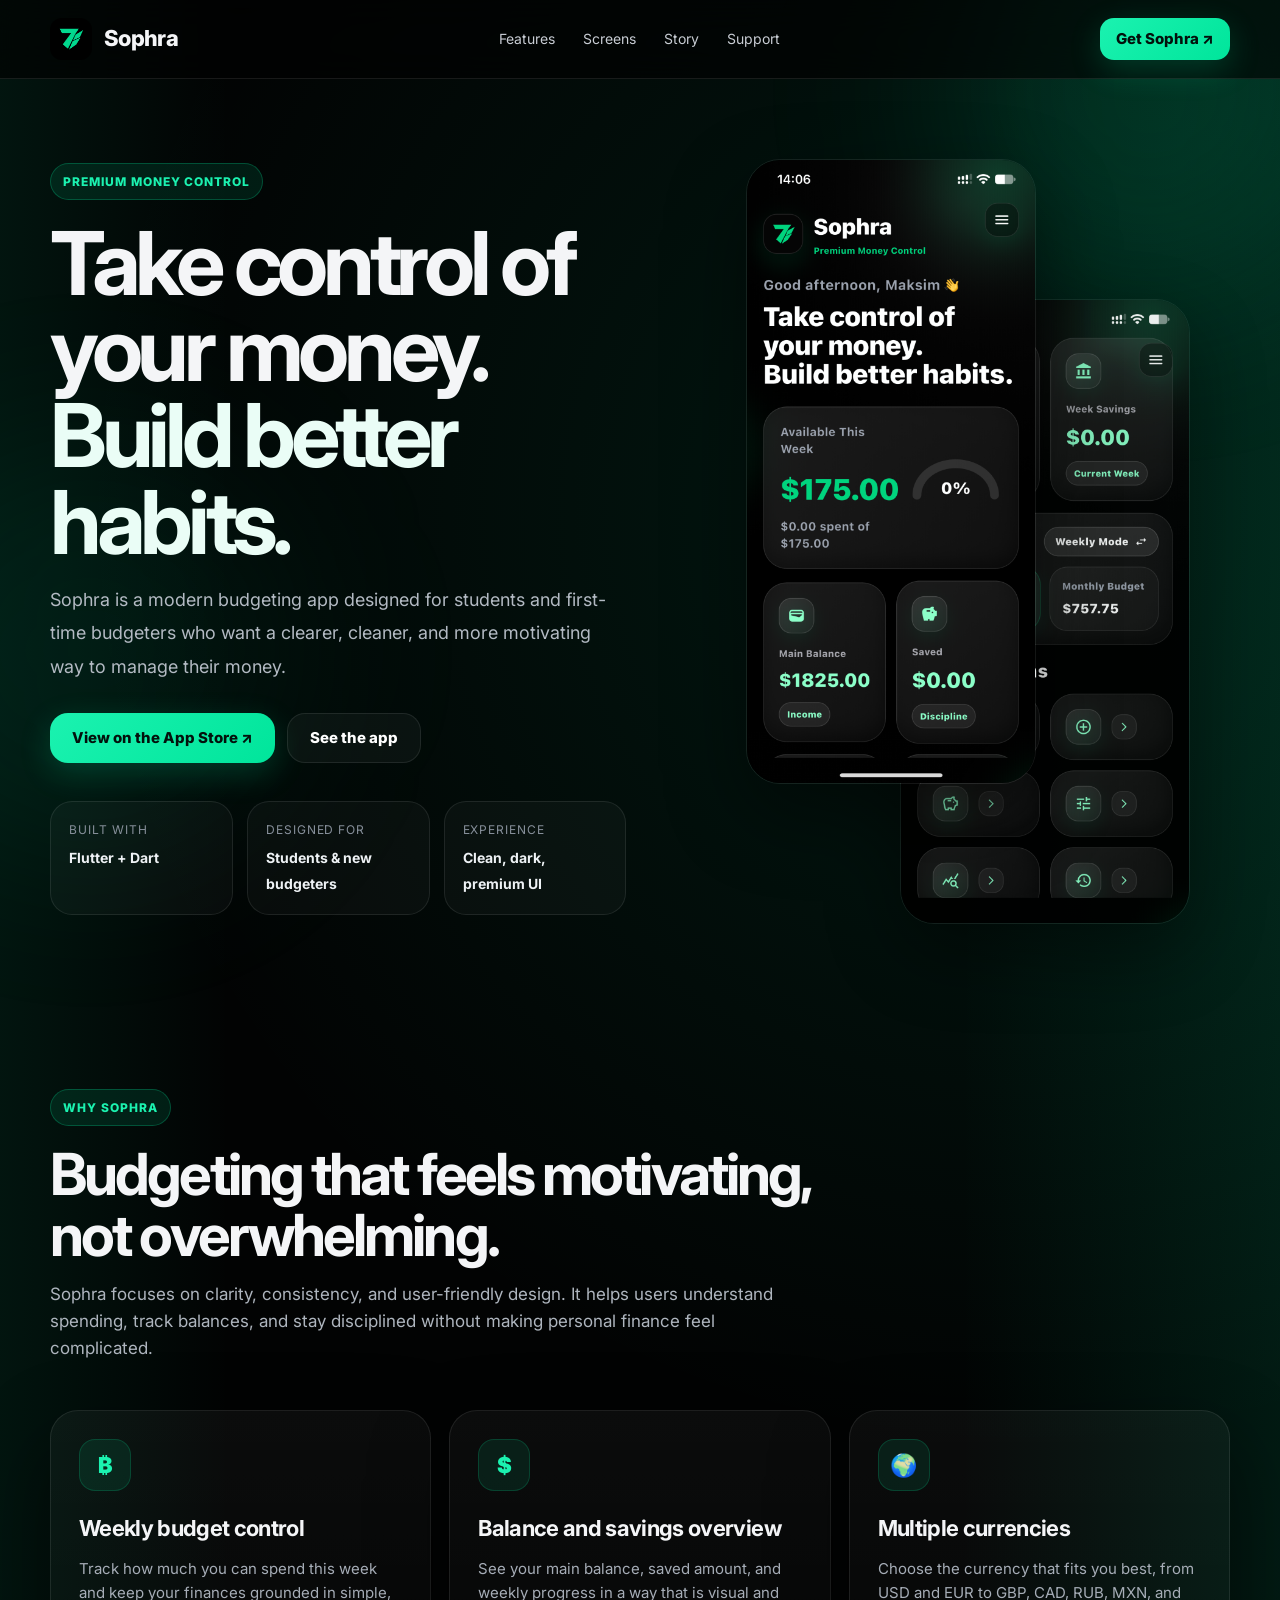
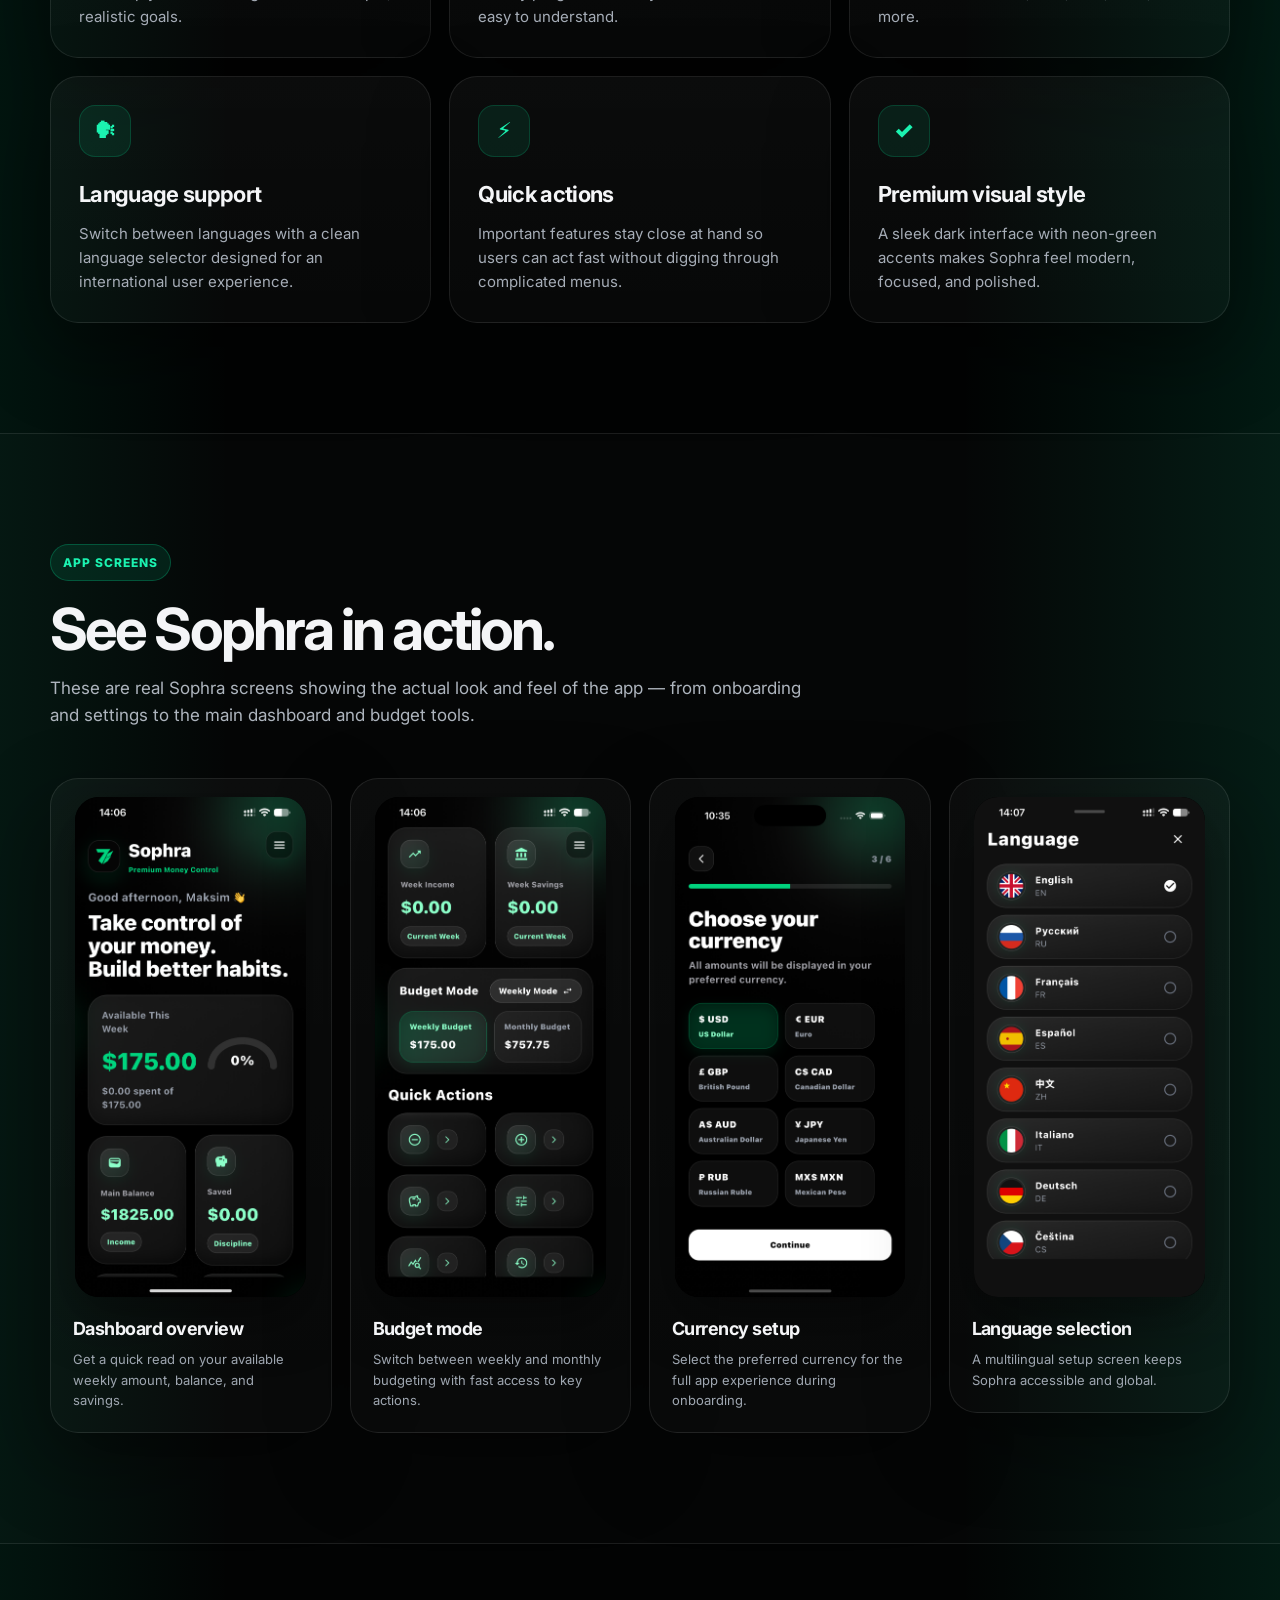
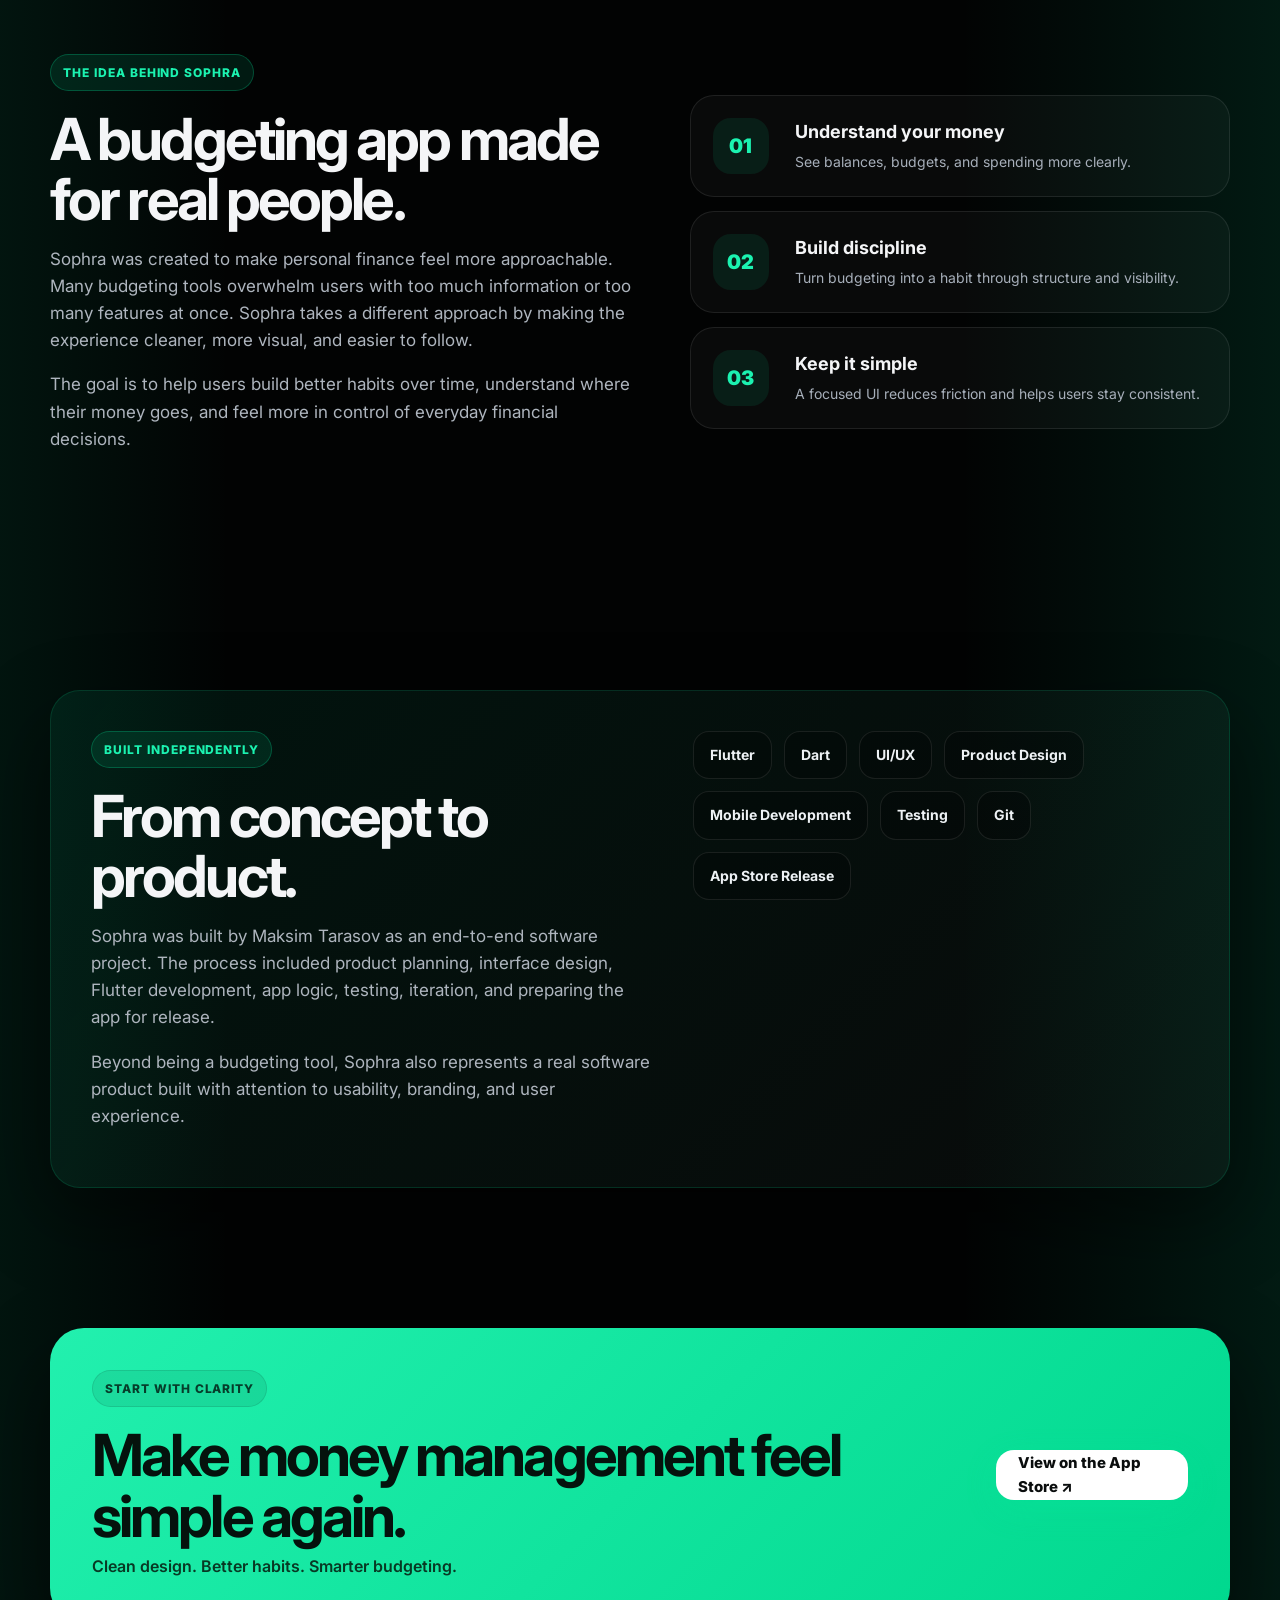
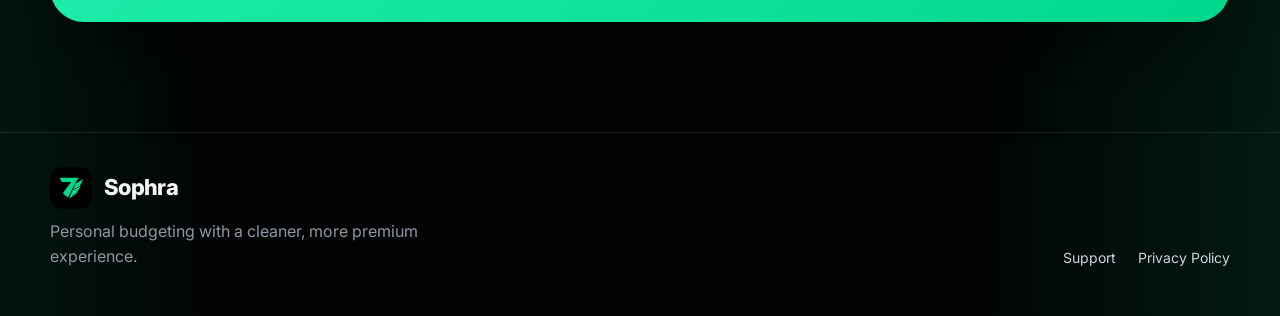
<file: index.html>
<!doctype html>
<html lang="en">
<head>
  <meta charset="utf-8">
  <meta name="viewport" content="width=device-width,initial-scale=1">
  <meta name="description" content="Sophra is a premium budgeting app built to help students and first-time budgeters take control of their money and build better habits.">
  <title>Sophra — Premium Money Control</title>
  <link rel="preconnect" href="https://fonts.googleapis.com">
  <link rel="preconnect" href="https://fonts.gstatic.com" crossorigin>
  <link href="https://fonts.googleapis.com/css2?family=Inter:wght@400;500;600;700;800;900&display=swap" rel="stylesheet">
  <link rel="stylesheet" href="styles.css">
</head>
<body>
  <div class="bg-glow glow-1"></div>
  <div class="bg-glow glow-2"></div>

  <header class="nav-wrap">
    <nav class="nav container">
      <a class="brand" href="#top">
        <img src="assets/logo.png" alt="Sophra logo">
        <span>Sophra</span>
      </a>

      <div class="nav-links">
        <a href="#features">Features</a>
        <a href="#screens">Screens</a>
        <a href="#story">Story</a>
        <a href="support.html">Support</a>
      </div>

      <a class="button small" href="https://apps.apple.com/app/sophra-app/id6795187895" target="_blank" rel="noopener noreferrer">Get Sophra ↗</a>
    </nav>
  </header>

  <main id="top">
    <section class="hero">
      <div class="container hero-grid">
        <div class="hero-copy reveal">
          <div class="eyebrow">Premium Money Control</div>
          <h1>Take control of your money.<br><span>Build better habits.</span></h1>
          <p class="hero-text">
            Sophra is a modern budgeting app designed for students and first-time budgeters who want a clearer, cleaner, and more motivating way to manage their money.
          </p>

          <div class="hero-actions" id="download">
            <a class="button" href="https://apps.apple.com/app/sophra-app/id6795187895" target="_blank" rel="noopener noreferrer">View on the App Store ↗</a>
            <a class="button ghost" href="#screens">See the app</a>
          </div>

          <div class="stats">
            <div class="stat-card">
              <span>Built with</span>
              <strong>Flutter + Dart</strong>
            </div>
            <div class="stat-card">
              <span>Designed for</span>
              <strong>Students & new budgeters</strong>
            </div>
            <div class="stat-card">
              <span>Experience</span>
              <strong>Clean, dark, premium UI</strong>
            </div>
          </div>
        </div>

        <div class="hero-visual reveal delay">
          <div class="phone-stack">
            <img class="phone phone-main" src="assets/dashboard-1.png" alt="Sophra dashboard screenshot">
            <img class="phone phone-back" src="assets/dashboard-2.png" alt="Sophra budget mode screenshot">
          </div>
        </div>
      </div>
    </section>

    <section class="section" id="features">
      <div class="container">
        <div class="section-heading reveal">
          <div class="eyebrow">Why Sophra</div>
          <h2>Budgeting that feels motivating, not overwhelming.</h2>
          <p>
            Sophra focuses on clarity, consistency, and user-friendly design. It helps users understand spending, track balances, and stay disciplined without making personal finance feel complicated.
          </p>
        </div>

        <div class="feature-grid">
          <article class="feature-card reveal">
            <div class="feature-icon">₿</div>
            <h3>Weekly budget control</h3>
            <p>Track how much you can spend this week and keep your finances grounded in simple, realistic goals.</p>
          </article>

          <article class="feature-card reveal">
            <div class="feature-icon">$</div>
            <h3>Balance and savings overview</h3>
            <p>See your main balance, saved amount, and weekly progress in a way that is visual and easy to understand.</p>
          </article>

          <article class="feature-card reveal">
            <div class="feature-icon">🌍</div>
            <h3>Multiple currencies</h3>
            <p>Choose the currency that fits you best, from USD and EUR to GBP, CAD, RUB, MXN, and more.</p>
          </article>

          <article class="feature-card reveal">
            <div class="feature-icon">🗣</div>
            <h3>Language support</h3>
            <p>Switch between languages with a clean language selector designed for an international user experience.</p>
          </article>

          <article class="feature-card reveal">
            <div class="feature-icon">⚡</div>
            <h3>Quick actions</h3>
            <p>Important features stay close at hand so users can act fast without digging through complicated menus.</p>
          </article>

          <article class="feature-card reveal">
            <div class="feature-icon">✓</div>
            <h3>Premium visual style</h3>
            <p>A sleek dark interface with neon-green accents makes Sophra feel modern, focused, and polished.</p>
          </article>
        </div>
      </div>
    </section>

    <section class="section screens-section" id="screens">
      <div class="container">
        <div class="section-heading reveal">
          <div class="eyebrow">App Screens</div>
          <h2>See Sophra in action.</h2>
          <p>
            These are real Sophra screens showing the actual look and feel of the app — from onboarding and settings to the main dashboard and budget tools.
          </p>
        </div>

        <div class="screens-grid">
          <div class="screen-card large reveal">
            <img src="assets/dashboard-1.png" alt="Sophra main dashboard">
            <div class="screen-caption">
              <h3>Dashboard overview</h3>
              <p>Get a quick read on your available weekly amount, balance, and savings.</p>
            </div>
          </div>

          <div class="screen-card reveal">
            <img src="assets/dashboard-2.png" alt="Sophra budget mode and quick actions">
            <div class="screen-caption">
              <h3>Budget mode</h3>
              <p>Switch between weekly and monthly budgeting with fast access to key actions.</p>
            </div>
          </div>

          <div class="screen-card reveal">
            <img src="assets/currency-screen.png" alt="Sophra choose your currency screen">
            <div class="screen-caption">
              <h3>Currency setup</h3>
              <p>Select the preferred currency for the full app experience during onboarding.</p>
            </div>
          </div>

          <div class="screen-card reveal">
            <img src="assets/language-screen.png" alt="Sophra language selector">
            <div class="screen-caption">
              <h3>Language selection</h3>
              <p>A multilingual setup screen keeps Sophra accessible and global.</p>
            </div>
          </div>
        </div>
      </div>
    </section>

    <section class="section story-section" id="story">
      <div class="container story-grid">
        <div class="story-copy reveal">
          <div class="eyebrow">The idea behind Sophra</div>
          <h2>A budgeting app made for real people.</h2>
          <p>
            Sophra was created to make personal finance feel more approachable. Many budgeting tools overwhelm users with too much information or too many features at once. Sophra takes a different approach by making the experience cleaner, more visual, and easier to follow.
          </p>
          <p>
            The goal is to help users build better habits over time, understand where their money goes, and feel more in control of everyday financial decisions.
          </p>
        </div>

        <div class="story-panel reveal">
          <div class="timeline-card">
            <span>01</span>
            <div>
              <strong>Understand your money</strong>
              <p>See balances, budgets, and spending more clearly.</p>
            </div>
          </div>
          <div class="timeline-card">
            <span>02</span>
            <div>
              <strong>Build discipline</strong>
              <p>Turn budgeting into a habit through structure and visibility.</p>
            </div>
          </div>
          <div class="timeline-card">
            <span>03</span>
            <div>
              <strong>Keep it simple</strong>
              <p>A focused UI reduces friction and helps users stay consistent.</p>
            </div>
          </div>
        </div>
      </div>
    </section>

    <section class="section about-section">
      <div class="container">
        <div class="about-card reveal">
          <div class="about-copy">
            <div class="eyebrow">Built independently</div>
            <h2>From concept to product.</h2>
            <p>
              Sophra was built by Maksim Tarasov as an end-to-end software project. The process included product planning, interface design, Flutter development, app logic, testing, iteration, and preparing the app for release.
            </p>
            <p>
              Beyond being a budgeting tool, Sophra also represents a real software product built with attention to usability, branding, and user experience.
            </p>
          </div>

          <div class="tech-list">
            <span>Flutter</span>
            <span>Dart</span>
            <span>UI/UX</span>
            <span>Product Design</span>
            <span>Mobile Development</span>
            <span>Testing</span>
            <span>Git</span>
            <span>App Store Release</span>
          </div>
        </div>
      </div>
    </section>

    <section class="cta">
      <div class="container cta-card reveal">
        <div>
          <div class="eyebrow dark">Start with clarity</div>
          <h2>Make money management feel simple again.</h2>
          <p>Clean design. Better habits. Smarter budgeting.</p>
        </div>
        <a class="button light" href="https://apps.apple.com/app/sophra-app/id6795187895" target="_blank" rel="noopener noreferrer">View on the App Store ↗</a>
      </div>
    </section>
  </main>

  <footer class="footer">
    <div class="container footer-grid">
      <div>
        <a class="brand footer-brand" href="#top">
          <img src="assets/logo.png" alt="Sophra logo">
          <span>Sophra</span>
        </a>
        <p>Personal budgeting with a cleaner, more premium experience.</p>
      </div>

      <div class="footer-links">
        <a href="support.html">Support</a>
        <a href="privacy.html">Privacy Policy</a>
      </div>
    </div>
  </footer>

  <script src="script.js"></script>
</body>
</html>
</file>
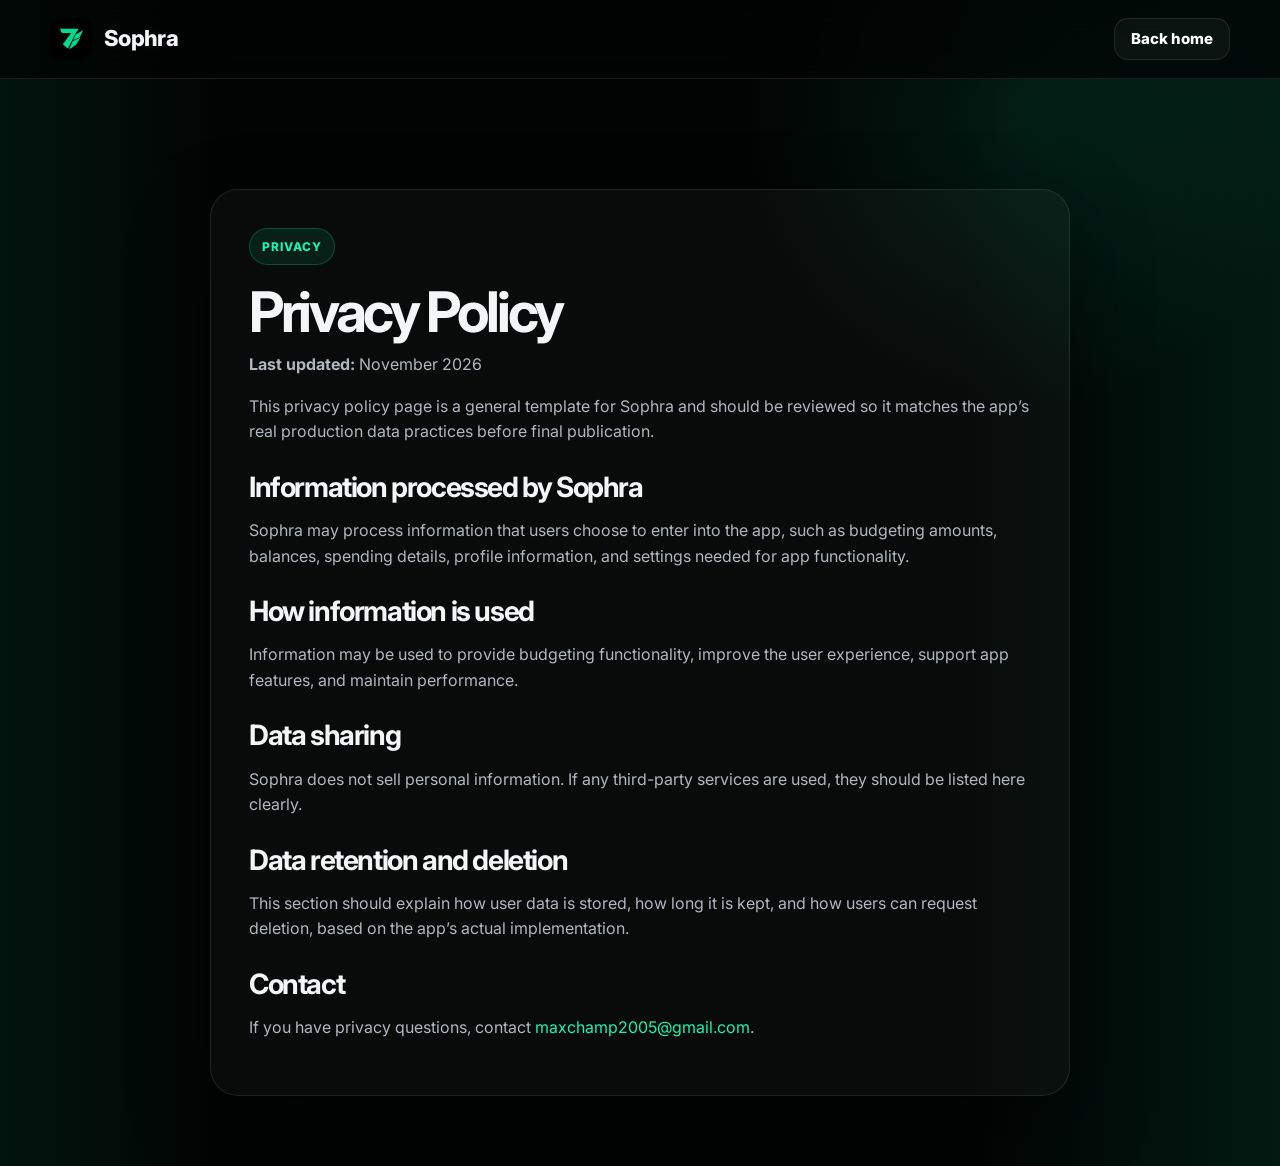
<file: privacy.html>
<!doctype html>
<html lang="en">
<head>
  <meta charset="utf-8">
  <meta name="viewport" content="width=device-width,initial-scale=1">
  <title>Sophra Privacy Policy</title>
  <link rel="preconnect" href="https://fonts.googleapis.com">
  <link rel="preconnect" href="https://fonts.gstatic.com" crossorigin>
  <link href="https://fonts.googleapis.com/css2?family=Inter:wght@400;500;600;700;800;900&display=swap" rel="stylesheet">
  <link rel="stylesheet" href="styles.css">
</head>
<body>
  <header class="nav-wrap">
    <nav class="nav container">
      <a class="brand" href="index.html">
        <img src="assets/logo.png" alt="Sophra logo">
        <span>Sophra</span>
      </a>
      <a class="button small ghost" href="index.html">Back home</a>
    </nav>
  </header>

  <main class="simple-page">
    <div class="container">
      <article class="simple-card">
        <div class="eyebrow">Privacy</div>
        <h1>Privacy Policy</h1>
        <p><strong>Last updated:</strong> November 2026</p>

        <p>This privacy policy page is a general template for Sophra and should be reviewed so it matches the app’s real production data practices before final publication.</p>

        <h2>Information processed by Sophra</h2>
        <p>Sophra may process information that users choose to enter into the app, such as budgeting amounts, balances, spending details, profile information, and settings needed for app functionality.</p>

        <h2>How information is used</h2>
        <p>Information may be used to provide budgeting functionality, improve the user experience, support app features, and maintain performance.</p>

        <h2>Data sharing</h2>
        <p>Sophra does not sell personal information. If any third-party services are used, they should be listed here clearly.</p>

        <h2>Data retention and deletion</h2>
        <p>This section should explain how user data is stored, how long it is kept, and how users can request deletion, based on the app’s actual implementation.</p>

        <h2>Contact</h2>
        <p>If you have privacy questions, contact <a href="mailto:maxchamp2005@gmail.com">maxchamp2005@gmail.com</a>.</p>
      </article>
    </div>
  </main>
</body>
</html>
</file>
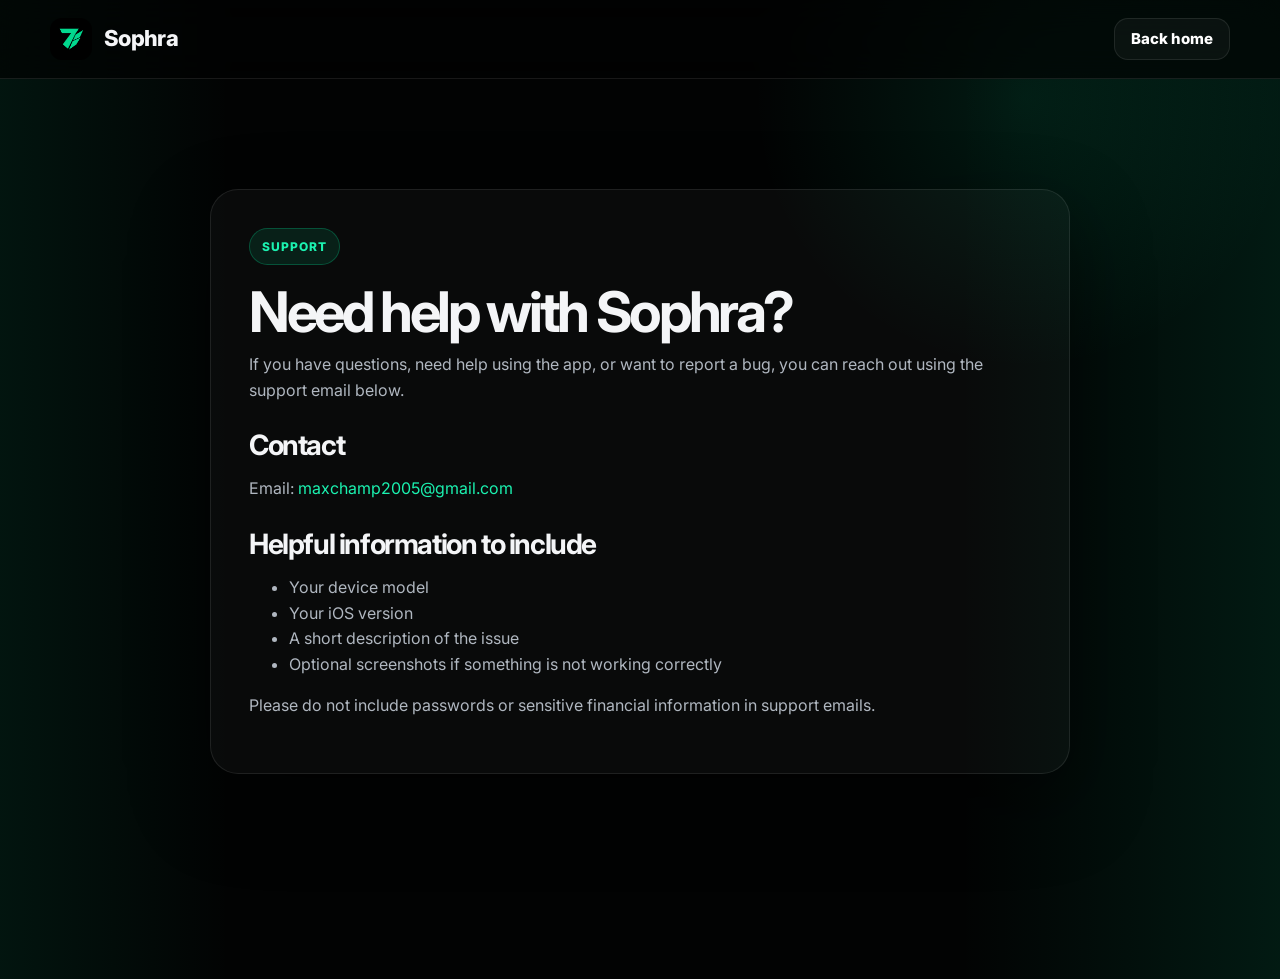
<file: support.html>
<!doctype html>
<html lang="en">
<head>
  <meta charset="utf-8">
  <meta name="viewport" content="width=device-width,initial-scale=1">
  <title>Sophra Support</title>
  <link rel="preconnect" href="https://fonts.googleapis.com">
  <link rel="preconnect" href="https://fonts.gstatic.com" crossorigin>
  <link href="https://fonts.googleapis.com/css2?family=Inter:wght@400;500;600;700;800;900&display=swap" rel="stylesheet">
  <link rel="stylesheet" href="styles.css">
</head>
<body>
  <header class="nav-wrap">
    <nav class="nav container">
      <a class="brand" href="index.html">
        <img src="assets/logo.png" alt="Sophra logo">
        <span>Sophra</span>
      </a>
      <a class="button small ghost" href="index.html">Back home</a>
    </nav>
  </header>

  <main class="simple-page">
    <div class="container">
      <article class="simple-card">
        <div class="eyebrow">Support</div>
        <h1>Need help with Sophra?</h1>
        <p>If you have questions, need help using the app, or want to report a bug, you can reach out using the support email below.</p>

        <h2>Contact</h2>
        <p>Email: <a href="mailto:maxchamp2005@gmail.com">maxchamp2005@gmail.com</a></p>

        <h2>Helpful information to include</h2>
        <ul>
          <li>Your device model</li>
          <li>Your iOS version</li>
          <li>A short description of the issue</li>
          <li>Optional screenshots if something is not working correctly</li>
        </ul>

        <p>Please do not include passwords or sensitive financial information in support emails.</p>
      </article>
    </div>
  </main>
</body>
</html>
</file>
<file: styles.css>
:root{
  --bg:#020303;
  --bg-soft:#0a0d0d;
  --card:#0c0f11;
  --card-2:#101417;
  --text:#f4f5f7;
  --muted:#a3a8b3;
  --green:#00e59b;
  --green-soft:#1bf2b0;
  --line:rgba(255,255,255,.09);
  --shadow:0 30px 80px rgba(0,0,0,.45);
}

*{box-sizing:border-box}
html{scroll-behavior:smooth}
body{
  margin:0;
  font-family:Inter,system-ui,-apple-system,BlinkMacSystemFont,"Segoe UI",sans-serif;
  background:
    linear-gradient(90deg, rgba(0,229,155,.08) 0%, transparent 18%, transparent 75%, rgba(0,229,155,.10) 100%),
    radial-gradient(circle at 80% 10%, rgba(0,229,155,.10), transparent 20%),
    #020303;
  color:var(--text);
  line-height:1.6;
  position:relative;
  overflow-x:hidden;
}

a{text-decoration:none;color:inherit}
img{max-width:100%;display:block}
.container{width:min(1180px, calc(100% - 40px)); margin:0 auto}

.bg-glow{
  position:fixed;
  inset:auto;
  width:420px;
  height:420px;
  border-radius:50%;
  filter:blur(90px);
  pointer-events:none;
  z-index:-1;
}
.glow-1{top:-120px; right:-80px; background:rgba(0,229,155,.12)}
.glow-2{bottom:40px; left:-120px; background:rgba(0,229,155,.07)}

.nav-wrap{
  position:sticky;
  top:0;
  z-index:100;
  backdrop-filter:blur(18px);
  background:rgba(2,3,3,.65);
  border-bottom:1px solid var(--line);
}
.nav{
  height:78px;
  display:flex;
  align-items:center;
  justify-content:space-between;
  gap:24px;
}
.brand{
  display:flex;
  align-items:center;
  gap:12px;
  font-weight:800;
  font-size:22px;
  letter-spacing:-.03em;
}
.brand img{
  width:42px;
  height:42px;
  border-radius:12px;
}
.nav-links{
  display:flex;
  gap:28px;
  color:#c8cdd4;
  font-size:14px;
}
.nav-links a:hover{color:#fff}

.button{
  display:inline-flex;
  align-items:center;
  justify-content:center;
  min-height:50px;
  padding:0 22px;
  border-radius:18px;
  background:linear-gradient(135deg, var(--green-soft), var(--green));
  color:#03110c;
  font-size:15px;
  font-weight:800;
  transition:.22s ease;
  box-shadow:0 10px 32px rgba(0,229,155,.20);
}
.button:hover{transform:translateY(-2px)}
.button.small{min-height:42px; padding:0 16px; border-radius:14px}
.button.ghost{
  background:rgba(255,255,255,.04);
  border:1px solid var(--line);
  color:#fff;
  box-shadow:none;
}
.button.light{
  background:#fff;
  color:#0a0d0d;
}

.hero{
  padding:80px 0 60px;
  min-height:88vh;
  display:flex;
  align-items:center;
}
.hero-grid{
  display:grid;
  grid-template-columns:1.02fr .98fr;
  gap:50px;
  align-items:center;
}
.eyebrow{
  display:inline-flex;
  padding:8px 12px;
  border-radius:999px;
  background:rgba(0,229,155,.10);
  border:1px solid rgba(0,229,155,.25);
  color:var(--green-soft);
  text-transform:uppercase;
  letter-spacing:.08em;
  font-size:12px;
  font-weight:800;
}
.eyebrow.dark{
  background:rgba(0,0,0,.08);
  color:#063d2a;
  border-color:rgba(0,0,0,.10);
}
h1,h2,h3,p{margin-top:0}
h1{
  margin:20px 0 18px;
  font-size:clamp(48px, 7vw, 88px);
  line-height:.98;
  letter-spacing:-.06em;
}
h1 span{color:#eafdf6}
.hero-text{
  color:#b3bac3;
  font-size:18px;
  max-width:690px;
  line-height:1.85;
}
.hero-actions{
  display:flex;
  gap:12px;
  margin-top:30px;
}
.stats{
  display:grid;
  grid-template-columns:repeat(3, 1fr);
  gap:14px;
  margin-top:38px;
}
.stat-card{
  padding:18px;
  border-radius:22px;
  background:rgba(255,255,255,.03);
  border:1px solid var(--line);
}
.stat-card span{
  display:block;
  color:#87909b;
  font-size:12px;
  text-transform:uppercase;
  letter-spacing:.08em;
  margin-bottom:6px;
}
.stat-card strong{
  font-size:14px;
  color:#eef2f5;
}
.hero-visual{
  display:flex;
  justify-content:center;
}
.phone-stack{
  position:relative;
  min-height:760px;
  width:100%;
}
.phone{
  width:290px;
  border-radius:34px;
  box-shadow:var(--shadow);
  border:1px solid rgba(255,255,255,.08);
}
.phone-main{
  position:absolute;
  left:70px;
  top:0;
  z-index:2;
}
.phone-back{
  position:absolute;
  right:40px;
  top:140px;
  z-index:1;
  opacity:.92;
}

.section{padding:110px 0}
.section-heading{
  max-width:760px;
  margin-bottom:48px;
}
h2{
  font-size:clamp(36px, 4.8vw, 58px);
  line-height:1.04;
  letter-spacing:-.05em;
  margin:18px 0 16px;
}
.section-heading p,
.story-copy p,
.about-copy p,
.screen-caption p{
  color:#aeb5be;
  font-size:17px;
}

.feature-grid{
  display:grid;
  grid-template-columns:repeat(3, 1fr);
  gap:18px;
}
.feature-card{
  padding:28px;
  border-radius:28px;
  background:linear-gradient(180deg, rgba(255,255,255,.04), rgba(255,255,255,.025));
  border:1px solid var(--line);
  box-shadow:var(--shadow);
}
.feature-icon{
  width:52px;
  height:52px;
  border-radius:16px;
  display:grid;
  place-items:center;
  background:rgba(0,229,155,.09);
  border:1px solid rgba(0,229,155,.18);
  color:var(--green-soft);
  font-weight:900;
  font-size:22px;
}
.feature-card h3{
  margin:20px 0 10px;
  font-size:22px;
  letter-spacing:-.03em;
}
.feature-card p{
  color:#a6adb7;
  font-size:15px;
  margin-bottom:0;
}

.screens-section{
  border-top:1px solid var(--line);
  border-bottom:1px solid var(--line);
  background:rgba(255,255,255,.015);
}
.screens-grid{
  display:grid;
  grid-template-columns:repeat(4, minmax(0,1fr));
  gap:18px;
  align-items:start;
}
.screen-card,
.screen-card.large{
  grid-row:auto;
  min-width:0;
  background:linear-gradient(180deg,rgba(255,255,255,.035),rgba(255,255,255,.018));
  border:1px solid var(--line);
  border-radius:28px;
  overflow:hidden;
  box-shadow:var(--shadow);
  padding:18px 18px 0;
}
.screen-card img{
  display:block;
  width:auto;
  max-width:100%;
  height:500px;
  max-height:58vh;
  object-fit:contain;
  object-position:top center;
  margin:0 auto;
  border-radius:24px;
  background:#000;
  box-shadow:0 20px 55px rgba(0,0,0,.45);
}
.screen-caption{
  padding:18px 4px 22px;
  border-top:0;
}
.screen-caption h3{
  font-size:18px;
  margin:0 0 6px;
  letter-spacing:-.03em;
}
.screen-caption p{
  font-size:13px;
  line-height:1.55;
  margin-bottom:0;
  color:#9fa7b1;
}

.story-section{}
.story-grid{
  display:grid;
  grid-template-columns:1fr .92fr;
  gap:52px;
  align-items:center;
}
.story-panel{
  display:flex;
  flex-direction:column;
  gap:14px;
}
.timeline-card{
  display:grid;
  grid-template-columns:64px 1fr;
  gap:18px;
  align-items:flex-start;
  padding:22px;
  background:rgba(255,255,255,.03);
  border:1px solid var(--line);
  border-radius:24px;
}
.timeline-card span{
  display:grid;
  place-items:center;
  width:56px;
  height:56px;
  border-radius:18px;
  background:rgba(0,229,155,.09);
  color:var(--green-soft);
  font-size:20px;
  font-weight:900;
}
.timeline-card strong{
  display:block;
  font-size:18px;
  margin-bottom:4px;
}
.timeline-card p{
  margin:0;
  color:#a7afba;
  font-size:14px;
}

.about-card{
  display:grid;
  grid-template-columns:1.06fr .94fr;
  gap:42px;
  padding:40px;
  border-radius:30px;
  background:linear-gradient(135deg, rgba(0,229,155,.08), rgba(255,255,255,.03));
  border:1px solid rgba(0,229,155,.14);
  box-shadow:var(--shadow);
}
.tech-list{
  display:flex;
  flex-wrap:wrap;
  gap:12px;
  align-content:flex-start;
}
.tech-list span{
  padding:12px 16px;
  border-radius:16px;
  background:rgba(0,0,0,.28);
  border:1px solid var(--line);
  color:#eef2f5;
  font-size:14px;
  font-weight:700;
}

.cta{padding:30px 0 110px}
.cta-card{
  padding:42px;
  border-radius:34px;
  background:linear-gradient(135deg, #22f0ae, #00d88e);
  color:#05120d;
  display:flex;
  justify-content:space-between;
  align-items:center;
  gap:30px;
  box-shadow:var(--shadow);
}
.cta-card h2{margin-bottom:8px}
.cta-card p{margin-bottom:0; color:#083924; font-weight:600}

.footer{
  border-top:1px solid var(--line);
  padding:34px 0 46px;
}
.footer-grid{
  display:flex;
  justify-content:space-between;
  align-items:flex-end;
  gap:30px;
}
.footer-brand{margin-bottom:10px}
.footer p{
  color:#8f97a2;
  max-width:420px;
  margin-bottom:0;
}
.footer-links{
  display:flex;
  gap:22px;
  font-size:14px;
  color:#cfd4db;
}

.simple-page{
  min-height:100vh;
  padding:110px 0 70px;
}
.simple-card{
  max-width:860px;
  margin:0 auto;
  padding:38px;
  border-radius:28px;
  background:rgba(255,255,255,.03);
  border:1px solid var(--line);
  box-shadow:var(--shadow);
}
.simple-card h1{
  font-size:56px;
  margin-bottom:12px;
}
.simple-card h2{
  font-size:28px;
  margin-top:28px;
}
.simple-card p,
.simple-card li{
  color:#b0b7c0;
}
.simple-card a{color:var(--green-soft)}

.reveal{
  opacity:0;
  transform:translateY(18px);
  transition:opacity .75s ease, transform .75s ease;
}
.reveal.visible{
  opacity:1;
  transform:none;
}
.delay{transition-delay:.12s}

@media (max-width:980px){
  .nav-links{display:none}
  .hero-grid,
  .story-grid,
  .about-card{
    grid-template-columns:1fr;
  }
  .screens-grid{
    grid-template-columns:repeat(2,minmax(0,1fr));
  }
  .feature-grid{grid-template-columns:1fr 1fr}
  .stats{grid-template-columns:1fr}
  .phone-stack{
    min-height:900px;
    max-width:520px;
    margin:0 auto;
  }
  .phone-main{left:10px}
  .phone-back{right:10px; top:240px}
  .cta-card,
  .footer-grid{
    flex-direction:column;
    align-items:flex-start;
  }
}

@media (max-width:640px){
  .container{width:min(100% - 24px, 1180px)}
  .hero{padding:56px 0 36px}
  .hero-actions{flex-direction:column}
  .feature-grid{grid-template-columns:1fr}
  .section{padding:84px 0}
  .phone-stack{
    min-height:820px;
    max-width:320px;
  }
  .phone{
    width:250px;
  }
  .phone-main{
    position:relative;
    left:auto;
    top:auto;
    margin:0 auto;
  }
  .phone-back{
    position:relative;
    right:auto;
    top:-30px;
    margin:0 auto;
  }
  .screens-grid{
    grid-template-columns:1fr;
  }
  .screen-card,
  .screen-card.large{
    max-width:360px;
    width:100%;
    margin:0 auto;
    padding:14px 14px 0;
  }
  .screen-card img{
    height:auto;
    max-height:620px;
    width:100%;
    object-fit:contain;
  }
  .about-card,
  .cta-card,
  .simple-card{
    padding:28px;
  }
  .simple-card h1{
    font-size:42px;
  }
}
</file>
